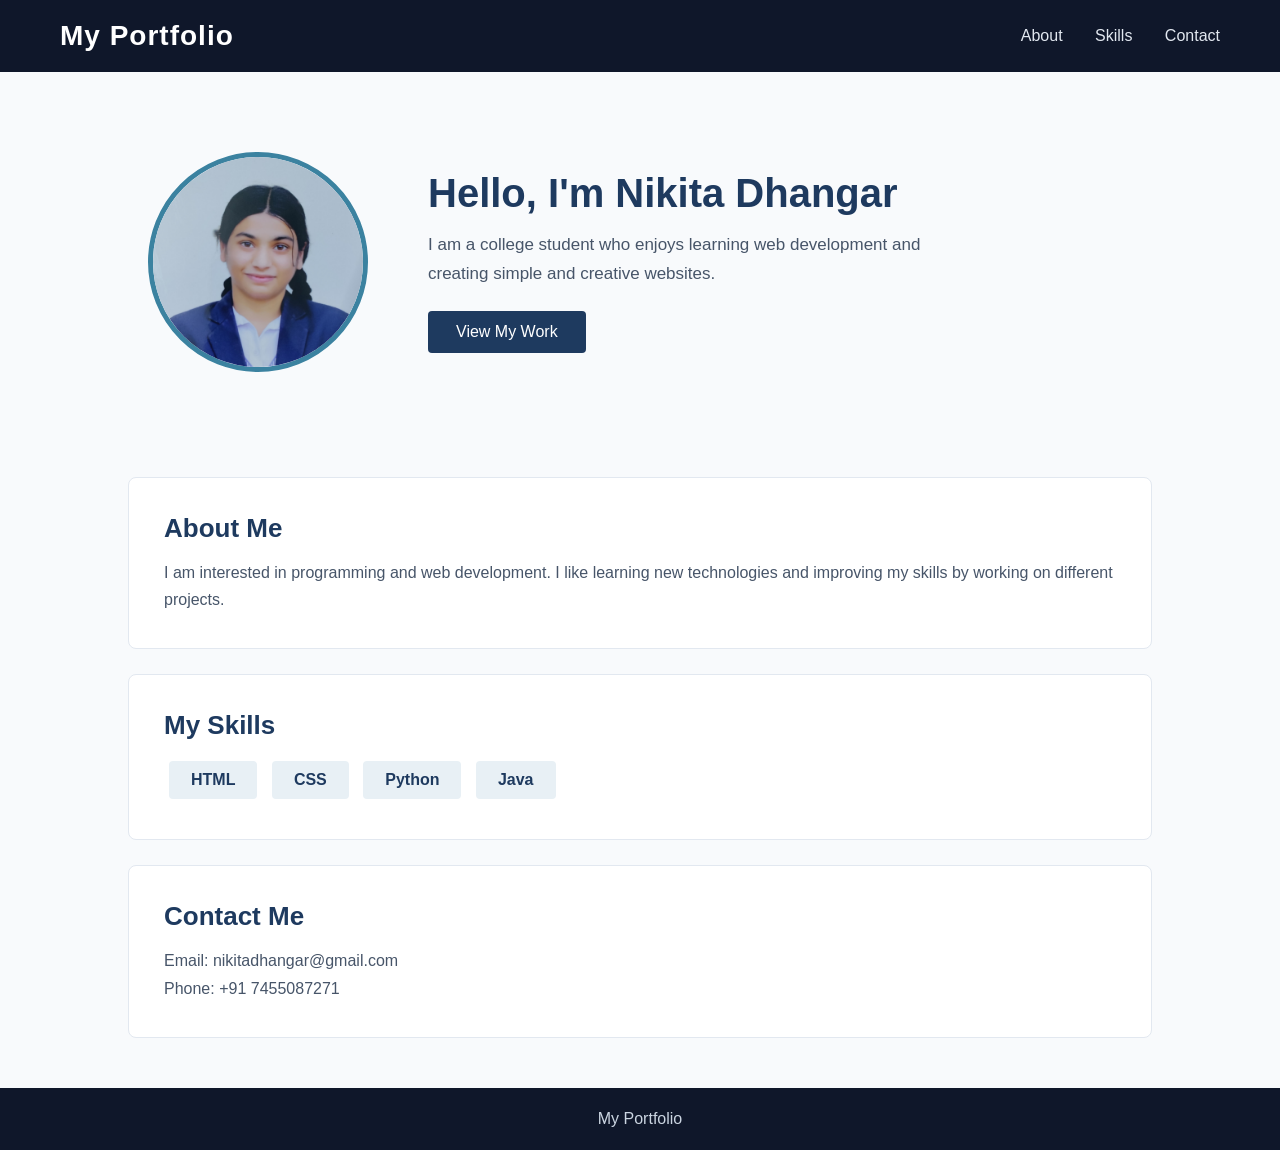
<file: task1/portfolio.html>
<!DOCTYPE html>
<html>
<head>
    <title>My Portfolio</title>
    <link rel="stylesheet" href="portfolio.css">
</head>

<body>

    <header>
        <h1>My Portfolio</h1>

        <nav>
            <a href="#about">About</a>
            <a href="#skills">Skills</a>
            <a href="#contact">Contact</a>
        </nav>
    </header>

    <section class="profile">
        <img src="img.jpeg" alt="Profile Picture">

        <div class="intro">
            <h2>Hello, I'm Nikita Dhangar</h2>
            <p>
                I am a college student who enjoys learning web development
                and creating simple and creative websites.
            </p>
            <button>View My Work</button>
        </div>
    </section>

    <section id="about" class="box">
        <h2>About Me</h2>
        <p>
            I am interested in programming and web development. I like
            learning new technologies and improving my skills by working
            on different projects.
        </p>
    </section>

    <section id="skills" class="box">
        <h2>My Skills</h2>

        <div class="skills">
            <span>HTML</span>
            <span>CSS</span>
            <span>Python</span>
            <span>Java</span>
        </div>
    </section>

    <section id="contact" class="box">
        <h2>Contact Me</h2>
        <p>Email: nikitadhangar@gmail.com</p>
        <p>Phone: +91 7455087271</p>
    </section>

    <footer>
        <p>My Portfolio</p>
    </footer>

</body>
</html>
</file>
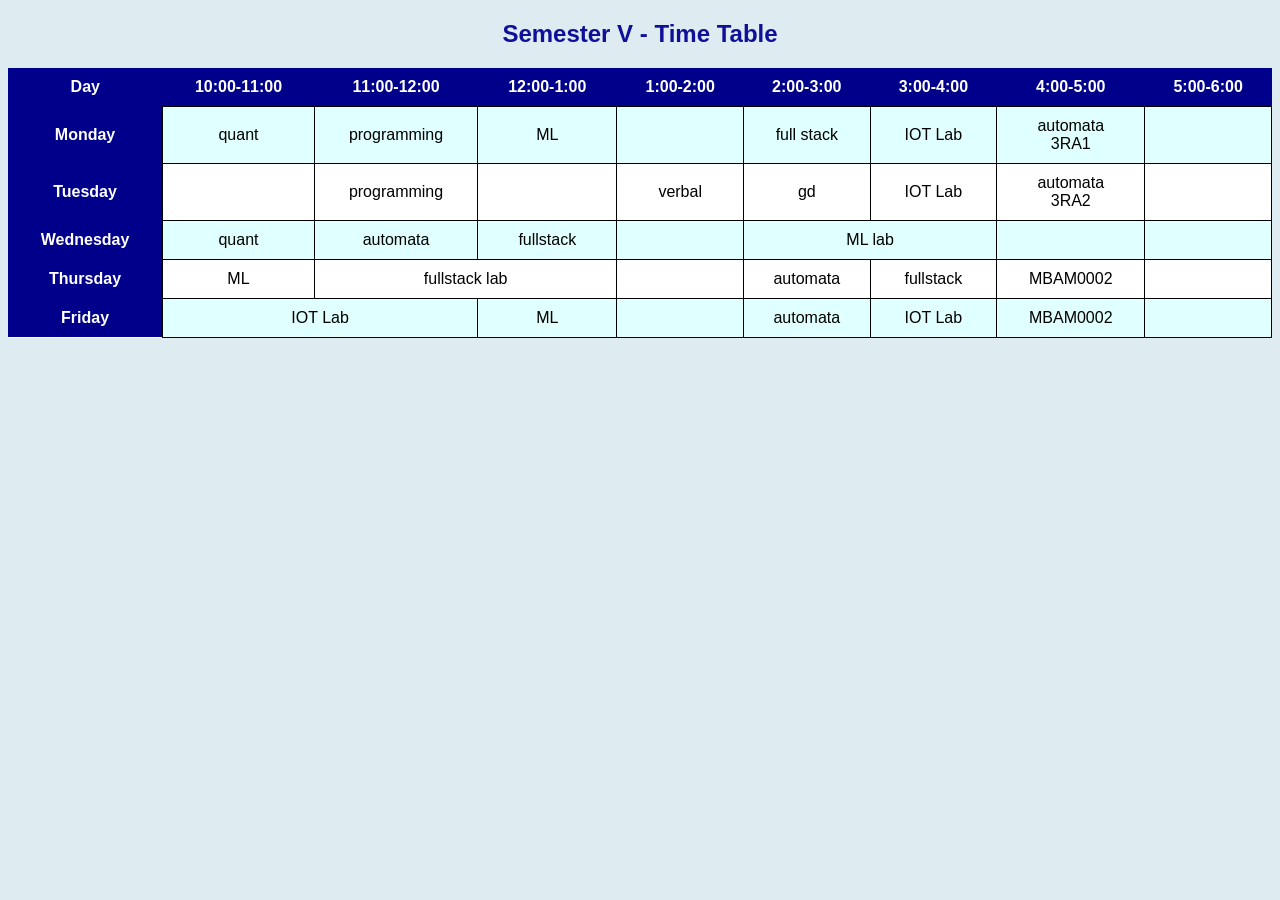
<file: task1/timetable.html>
<!DOCTYPE html>
<html>

<head>
    <title>Time Table</title>
    <link rel="stylesheet" href="timetable.css">
</head>

<body>

    <h2>Semester V - Time Table</h2>

    <table>

        <tr>
            <th>Day</th>
            <th>10:00-11:00</th>
            <th>11:00-12:00</th>
            <th>12:00-1:00</th>
            <th>1:00-2:00</th>
            <th>2:00-3:00</th>
            <th>3:00-4:00</th>
            <th>4:00-5:00</th>
            <th>5:00-6:00</th>
        </tr>

        <tr>
            <th>Monday</th>
            <td>quant</td>
            <td>programming</td>
            <td>ML</td>
            <td></td>
            <td>full stack</td>
            <td>IOT Lab</td>
            <td>automata<br>3RA1</td>
            <td></td>
        </tr>

        <tr>
            <th>Tuesday</th>
            <td></td>
            <td>programming</td>
            <td></td>
            <td>verbal</td>
            <td>gd</td>
            <td>IOT Lab</td>
            <td>automata<br>3RA2</td>
            <td></td>
        </tr>

        <tr>
            <th>Wednesday</th>
            <td>quant</td>
            <td>automata</td>
            <td>fullstack</td>
            <td></td>
            <td colspan="2">ML lab</td>
            <td></td>
            <td></td>
        </tr>

        <tr>
            <th>Thursday</th>
            <td>ML</td>
            <td colspan="2">fullstack lab</td>
            <td></td>
            <td>automata</td>
            <td>fullstack</td>
            <td>MBAM0002</td>
            <td></td>
        </tr>

        <tr>
            <th>Friday</th>
            <td colspan="2">IOT Lab</td>
            <td>ML</td>
            <td></td>
            <td>automata</td>
            <td>IOT Lab</td>
            <td>MBAM0002</td>
            <td></td>
        </tr>

    </table>

</body>

</html>
</file>
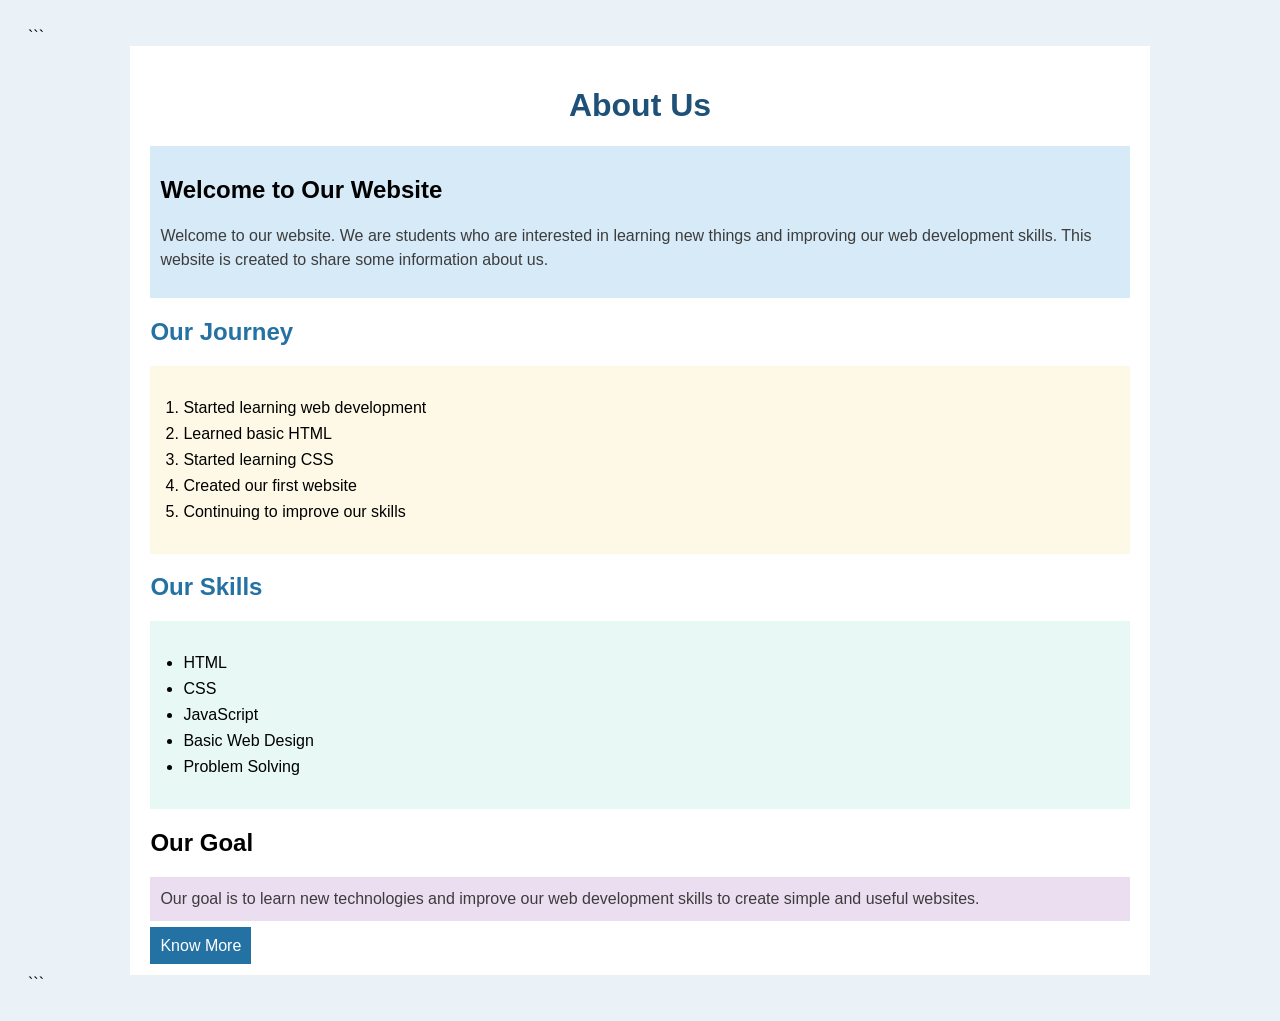
<file: task2/aboutus.html>
<!DOCTYPE html>

<html>
<head>
    <title>About Us</title>
    <link rel="stylesheet" href="aboutus.css">
</head>

<body>

```
<div class="container">

    <h1 id="main-heading">About Us</h1>

    <div class="about">
        <h2>Welcome to Our Website</h2>

        <p>
            Welcome to our website. We are students who are interested in
            learning new things and improving our web development skills.
            This website is created to share some information about us.
        </p>
    </div>


    <h2 class="heading">Our Journey</h2>

    <ol class="journey-list">
        <li>Started learning web development</li>
        <li>Learned basic HTML</li>
        <li>Started learning CSS</li>
        <li>Created our first website</li>
        <li>Continuing to improve our skills</li>
    </ol>


    <h2 class="heading">Our Skills</h2>

    <ul class="skills-list">
        <li>HTML</li>
        <li>CSS</li>
        <li>JavaScript</li>
        <li>Basic Web Design</li>
        <li>Problem Solving</li>
    </ul>


    <h2>Our Goal</h2>

    <p class="goal">
        Our goal is to learn new technologies and improve our web
        development skills to create simple and useful websites.
    </p>


    <a href="#">Know More</a>

</div>
```

</body>
</html>
</file>
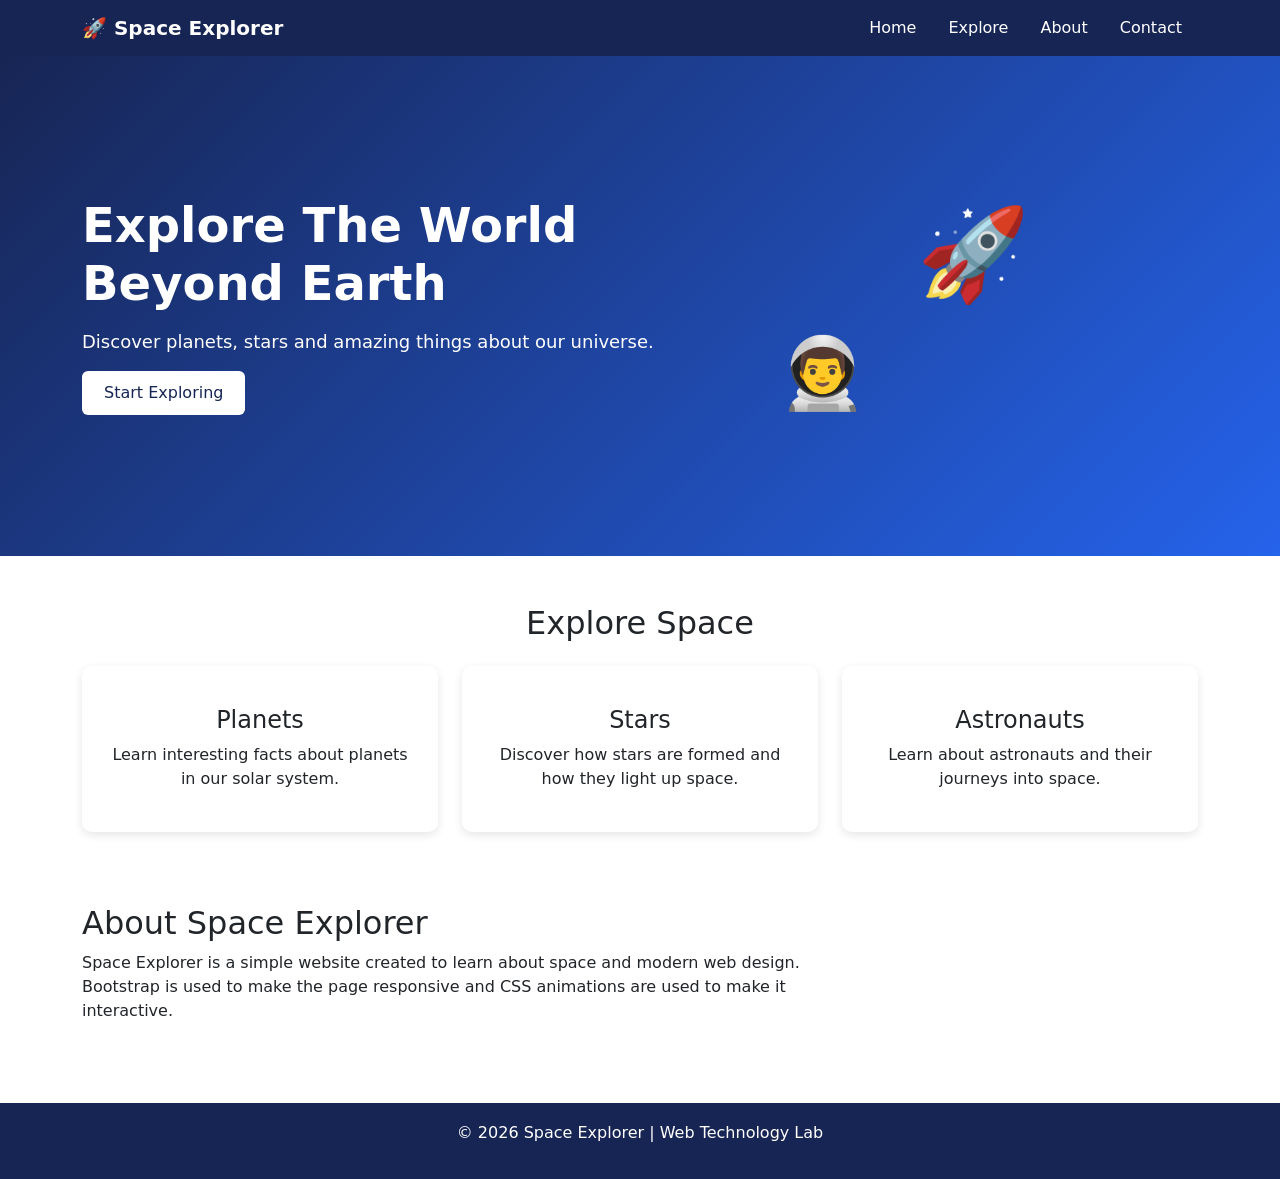
<file: task4/rocket.html>
<!DOCTYPE html>
<html lang="en">

<head>
    <meta charset="UTF-8">
    <meta name="viewport" content="width=device-width, initial-scale=1.0">

    <title>Space Explorer</title>

    <!-- Bootstrap CSS -->
    <link href="https://cdn.jsdelivr.net/npm/bootstrap@5.3.3/dist/css/bootstrap.min.css" rel="stylesheet">

    <!-- Our CSS -->
    <link rel="stylesheet" href="rocket.css">
</head>

<body>

    <!-- Navigation -->
    <nav class="navbar navbar-expand-lg">
        <div class="container">

            <a class="navbar-brand" href="#">🚀 Space Explorer</a>

            <button class="navbar-toggler bg-light"
                type="button"
                data-bs-toggle="collapse"
                data-bs-target="#navbarMenu">

                <span class="navbar-toggler-icon"></span>
            </button>

            <div class="collapse navbar-collapse" id="navbarMenu">

                <ul class="navbar-nav ms-auto">

                    <li class="nav-item">
                        <a class="nav-link" href="#home">Home</a>
                    </li>

                    <li class="nav-item">
                        <a class="nav-link" href="#explore">Explore</a>
                    </li>

                    <li class="nav-item">
                        <a class="nav-link" href="#about">About</a>
                    </li>

                    <li class="nav-item">
                        <a class="nav-link" href="#contact">Contact</a>
                    </li>

                </ul>

            </div>
        </div>
    </nav>


    <!-- Hero Section -->
    <section class="hero" id="home">

        <div class="container">
            <div class="row align-items-center">

                <div class="col-md-7">

                    <h1>Explore The World Beyond Earth</h1>

                    <p>
                        Discover planets, stars and amazing things
                        about our universe.
                    </p>

                    <button class="explore-btn">
                        Start Exploring
                    </button>

                </div>

                <div class="col-md-5 text-center">

                    <div class="rocket">🚀</div>
                    <div class="col-md-4 text-center">

                <div class="astronaut">👨‍🚀</div>

            </div>

                </div>

            </div>
        </div>

    </section>


    <!-- Explore Section -->
    <section class="container py-5" id="explore">

        <h2 class="text-center mb-4">
            Explore Space
        </h2>

        <div class="row g-4">

            <!-- Card 1 -->
            <div class="col-md-4">

                <div class="space-card">

                    <div class="space-icon"></div>

                    <h4>Planets</h4>

                    <p>
                        Learn interesting facts about planets
                        in our solar system.
                    </p>

                </div>

            </div>


            <!-- Card 2 -->
            <div class="col-md-4">

                <div class="space-card">

                    <div class="space-icon"></div>

                    <h4>Stars</h4>

                    <p>
                        Discover how stars are formed and
                        how they light up space.
                    </p>

                </div>

            </div>


            <!-- Card 3 -->
            <div class="col-md-4">

                <div class="space-card">

                    <div class="space-icon"></div>

                    <h4>Astronauts</h4>

                    <p>
                        Learn about astronauts and
                        their journeys into space.
                    </p>

                </div>

            </div>

        </div>

    </section>


    <!-- About Section -->
    <section class="container py-4" id="about">

        <div class="row align-items-center">

            <div class="col-md-8">

                <h2>About Space Explorer</h2>

                <p>
                    Space Explorer is a simple website created to
                    learn about space and modern web design.
                    Bootstrap is used to make the page responsive
                    and CSS animations are used to make it interactive.
                </p>

            </div>

            

        </div>

    </section>


    <!-- Footer -->
    <footer id="contact">

        <p>
            © 2026 Space Explorer | Web Technology Lab
        </p>

    </footer>


    <!-- Bootstrap JavaScript -->
    <script src="https://cdn.jsdelivr.net/npm/bootstrap@5.3.3/dist/js/bootstrap.bundle.min.js">
    </script>

</body>

</html>
</file>
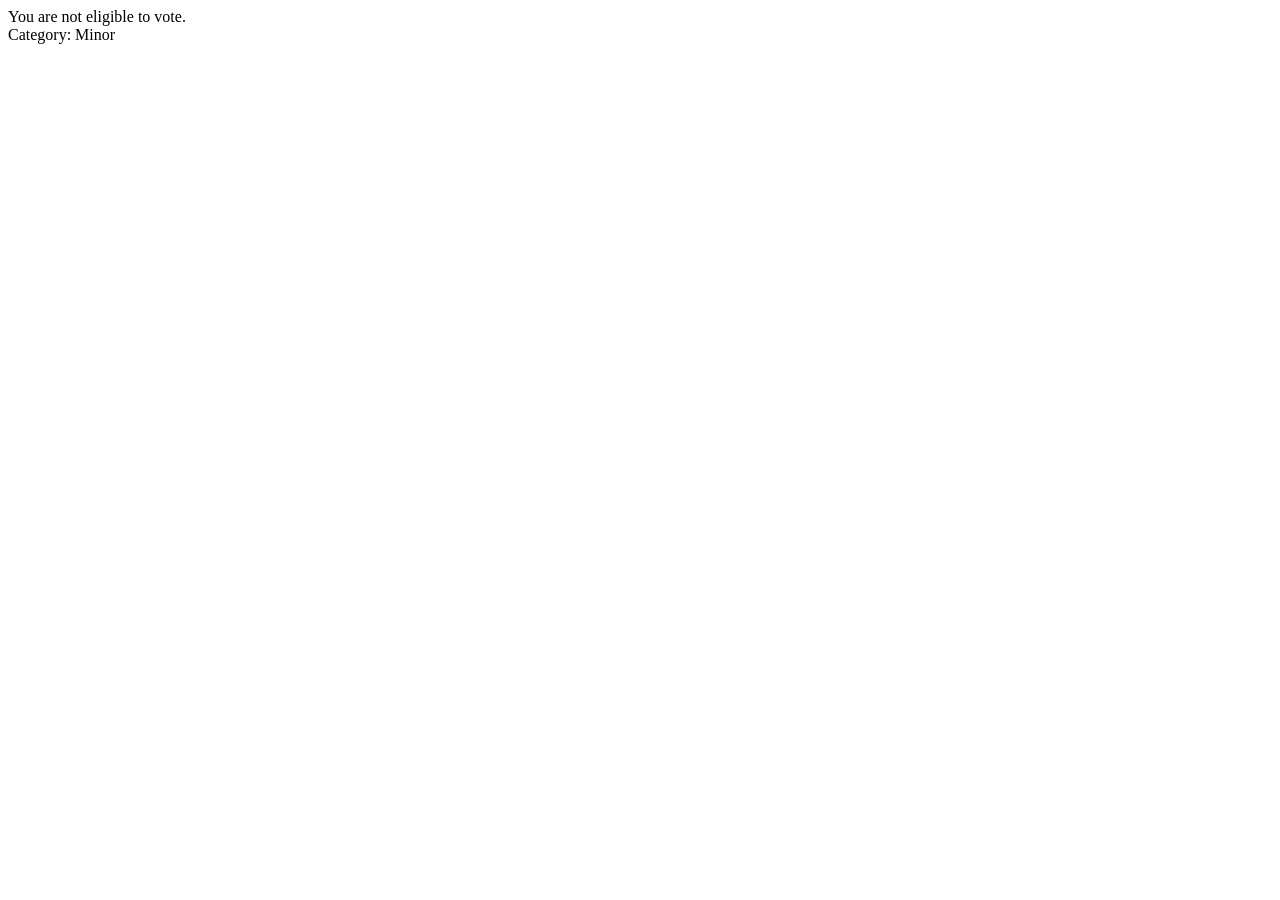
<file: task5/inputhandle.html>
<!DOCTYPE html>
<html>
<body>

<script>
let age = prompt("Enter your age:");

age = Number(age);

if (age >= 18) {
    alert("You are eligible.");
    document.write("You are eligible to vote.");
} else {
    alert("You are not eligible.");
    document.write("You are not eligible to vote.");
}

let result = age >= 18 ? "Adult" : "Minor";
document.write("<br>Category: " + result);
</script>

</body>
</html>
</file>
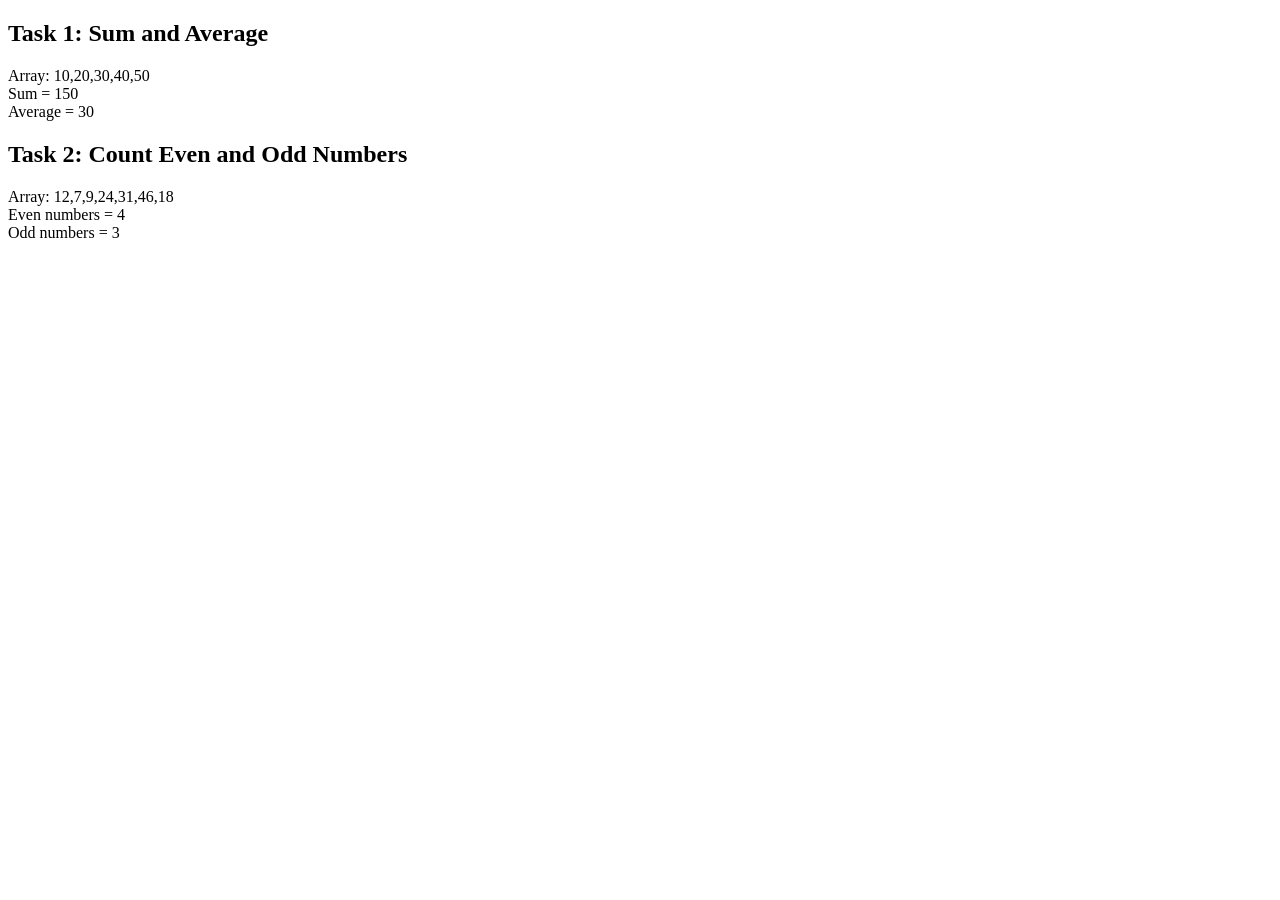
<file: task6/task1.html>
<!DOCTYPE html>
<html>
<head>
    <title>JavaScript Array Tasks</title>
</head>
<body>

    <h2>Task 1: Sum and Average</h2>
    <p id="result1"></p>

    <h2>Task 2: Count Even and Odd Numbers</h2>
    <p id="result2"></p>

    <script>
        // Task 1: Calculate sum and average
        let arr = [10, 20, 30, 40, 50];
        let sum = 0;

        for (let i = 0; i < arr.length; i++) {
            sum = sum + arr[i];
        }

        let average = sum / arr.length;

        document.getElementById("result1").innerHTML =
            "Array: " + arr +
            "<br>Sum = " + sum +
            "<br>Average = " + average;


        // Task 2: Count even and odd numbers
        let numbers = [12, 7, 9, 24, 31, 46, 18];
        let even = 0;
        let odd = 0;

        for (let i = 0; i < numbers.length; i++) {
            if (numbers[i] % 2 == 0) {
                even++;
            } else {
                odd++;
            }
        }

        document.getElementById("result2").innerHTML =
            "Array: " + numbers +
            "<br>Even numbers = " + even +
            "<br>Odd numbers = " + odd;
    </script>

</body>
</html>
</file>
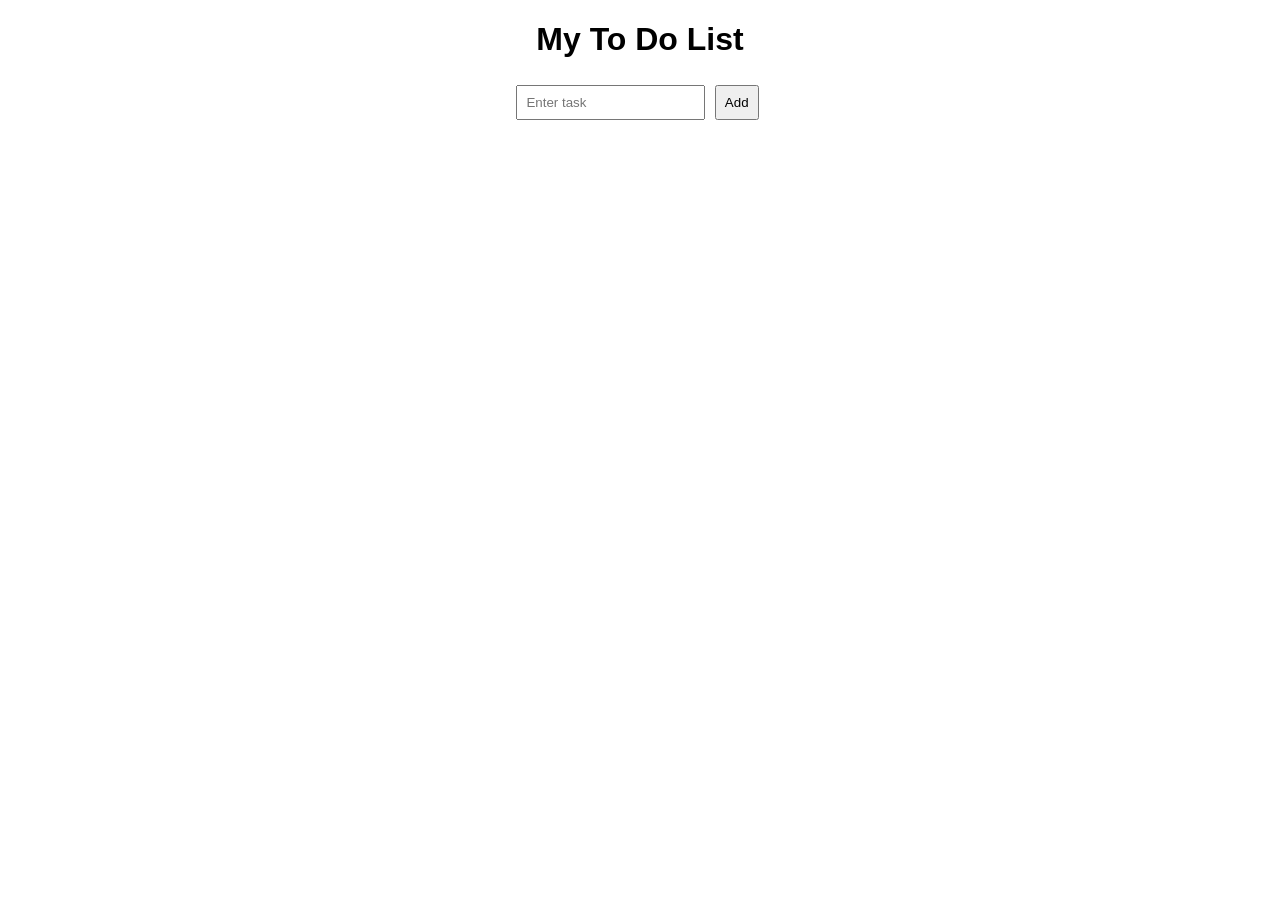
<file: task7/todolist.html>
<!DOCTYPE html>
<html>
<head>
    <title>To Do List</title>

    <style>
        body {
            font-family: Arial;
            text-align: center;
        }

        input {
            padding: 8px;
        }

        button {
            padding: 8px;
            margin: 5px;
        }

        li {
            margin: 10px;
        }
    </style>
</head>

<body>

    <h1>My To Do List</h1>

    <input type="text" id="task" placeholder="Enter task">

    <button onclick="addTask()">Add</button>

    <ul id="list"></ul>

    <script>
        function addTask() {

            let task = document.getElementById("task").value;

            if (task == "") {
                alert("Please enter a task");
                return;
            }

            let li = document.createElement("li");

            li.innerHTML = task;

            let button = document.createElement("button");

            button.innerHTML = "Delete";

            button.onclick = function() {
                li.remove();
            };

            li.appendChild(button);

            document.getElementById("list").appendChild(li);

            document.getElementById("task").value = "";
        }
    </script>

</body>
</html>
</file>
<file: task1/portfolio.css>
* {
    margin: 0;
    padding: 0;
    box-sizing: border-box;
}

body {
    background-color: #F8FAFC;
    font-family: Arial, sans-serif;
    color: #334155;
}

header {
    background-color: #0F172A;
    color: white;
    padding: 20px 60px;
    display: flex;
    justify-content: space-between;
    align-items: center;
}

header h1 {
    font-size: 28px;
    letter-spacing: 1px;
}

nav a {
    color: #E2E8F0;
    text-decoration: none;
    margin-left: 28px;
    font-size: 16px;
}

nav a:hover {
    color: #7DD3FC;
}

.profile {
    width: 80%;
    margin: auto;
    padding: 80px 20px;
    display: flex;
    align-items: center;
    gap: 60px;
}

.profile img {
    width: 220px;
    height: 220px;
    object-fit: cover;
    border-radius: 50%;
    border: 5px solid #3B82A0;
}

.intro h2 {
    font-size: 40px;
    color: #1E3A5F;
    margin-bottom: 15px;
}

.intro p {
    font-size: 17px;
    line-height: 1.7;
    max-width: 550px;
    color: #475569;
}

button {
    margin-top: 22px;
    padding: 12px 28px;
    background-color: #1E3A5F;
    color: white;
    border: none;
    border-radius: 4px;
    font-size: 16px;
    cursor: pointer;
}

button:hover {
    background-color: #3B82A0;
}

.box {
    width: 80%;
    margin: 25px auto;
    padding: 35px;
    background-color: white;
    border-radius: 8px;
    border: 1px solid #E2E8F0;
}

.box h2 {
    color: #1E3A5F;
    margin-bottom: 15px;
    font-size: 26px;
}

.box p {
    line-height: 1.7;
    color: #475569;
}

.skills span {
    display: inline-block;
    background-color: #E8F0F5;
    color: #1E3A5F;
    padding: 10px 22px;
    margin: 5px;
    border-radius: 4px;
    font-weight: bold;
}

.skills span:hover {
    background-color: #3B82A0;
    color: white;
}

footer {
    margin-top: 50px;
    padding: 22px;
    text-align: center;
    background-color: #0F172A;
    color: #CBD5E1;
}
</file>
<file: task1/timetable.css>
body {
    font-family: Arial;
    background-color: rgb(222, 236, 241);
}

h2 {
    text-align: center;
    color: rgb(15, 15, 153);
}

table {
    width: 100%;
    border-collapse: collapse;
    background-color: white;
}

th {
    background-color: darkblue;
    color: white;
    padding: 10px;
}

td {
    border: 1px solid black;
    padding: 10px;
    text-align: center;
}

tr:nth-child(even) {
    background-color: lightcyan;
}

td:hover {
    background-color: lightyellow;
}
</file>
<file: task2/aboutus.css>
/* Element Selector */

body {
background-color: #eaf2f8;
font-family: Arial;
padding: 20px;
}

p {
color: rgb(60, 60, 60);
line-height: 1.5;
}

/* Class Selector */

.container {
width: 80%;
margin: auto;
background-color: white;
padding: 20px;
}

.heading {
color: #2471a3;
}

/* ID Selector */

#main-heading {
text-align: center;
color: rgb(30, 80, 120);
}

/* About Section */

.about {
background-color: #d6eaf8;
padding: 10px;
}

/* Ordered List */

.journey-list {
background-color: #fef9e7;
padding: 25px;
}

.journey-list li {
margin: 8px;
}

/* Unordered List */

.skills-list {
background-color: rgb(232, 248, 245);
padding: 25px;
}

.skills-list li {
margin: 8px;
}

/* Goal Section */

.goal {
background-color: #ebdef0;
padding: 10px;
}

/* Link and Pseudo-class */

a {
background-color: #2471a3;
color: white;
padding: 10px;
text-decoration: none;
}

a:hover {
background-color: rgb(20, 70, 100);
}
</file>
<file: task4/rocket.css>
```css
/* Basic styling */

body {
    margin: 0;
    font-family: Arial, sans-serif;
    background-color: #f4f7fb;
}


/* Navigation Bar */

.navbar {
    background-color: #172554;
}

.navbar-brand {
    color: white !important;
    font-weight: bold;
}

.nav-link {
    color: white !important;
    margin: 0 8px;

    /* Hover transition */
    transition: 0.3s;
}

.nav-link:hover {
    color: #7dd3fc !important;
    transform: translateY(-2px);
}


/* Hero Section */

.hero {
    min-height: 500px;
    background: linear-gradient(135deg, #172554, #2563eb);

    color: white;

    display: flex;
    align-items: center;

    overflow: hidden;
}

.hero h1 {
    font-size: 48px;
    font-weight: bold;
}

.hero p {
    font-size: 18px;
    margin-top: 15px;
}


/* Rocket */

.rocket {
    font-size: 90px;

    /* Keyframe animation */
    animation: flyRocket 4s ease-in-out infinite;
}


/* Rocket Animation */

@keyframes flyRocket {

    0% {
        transform: translateY(30px) rotate(-5deg);
    }

    50% {
        transform: translateY(-40px) rotate(5deg);
    }

    100% {
        transform: translateY(30px) rotate(-5deg);
    }

}


/* Button */

.explore-btn {
    background-color: white;
    color: #172554;

    border: none;
    padding: 10px 22px;

    border-radius: 6px;

    transition: 0.3s;
}

.explore-btn:hover {
    background-color: #7dd3fc;
    transform: scale(1.05);
}


/* Cards */

.space-card {
    background-color: white;

    padding: 25px;

    text-align: center;

    border-radius: 10px;

    box-shadow: 0 3px 10px rgba(0, 0, 0, 0.1);

    transition: 0.3s;
}

.space-card:hover {
    transform: translateY(-8px);
}

.space-icon {
    font-size: 45px;
    margin-bottom: 15px;
}


/* Astronaut */

.astronaut {
    font-size: 70px;

    animation: astronautMove 5s linear infinite;
}


/* Astronaut Animation */

@keyframes astronautMove {

    0% {
        transform: translateX(-20px);
    }

    50% {
        transform: translateX(20px);
    }

    100% {
        transform: translateX(-20px);
    }

}


/* Footer */

footer {
    background-color: #172554;

    color: white;

    text-align: center;

    padding: 18px;

    margin-top: 40px;
}


/* Responsive Design */

@media (max-width: 768px) {

    .hero {
        text-align: center;
        min-height: 600px;
    }

    .hero h1 {
        font-size: 36px;
    }

    .rocket {
        font-size: 70px;
        margin-top: 30px;
    }

}
```
</file>
